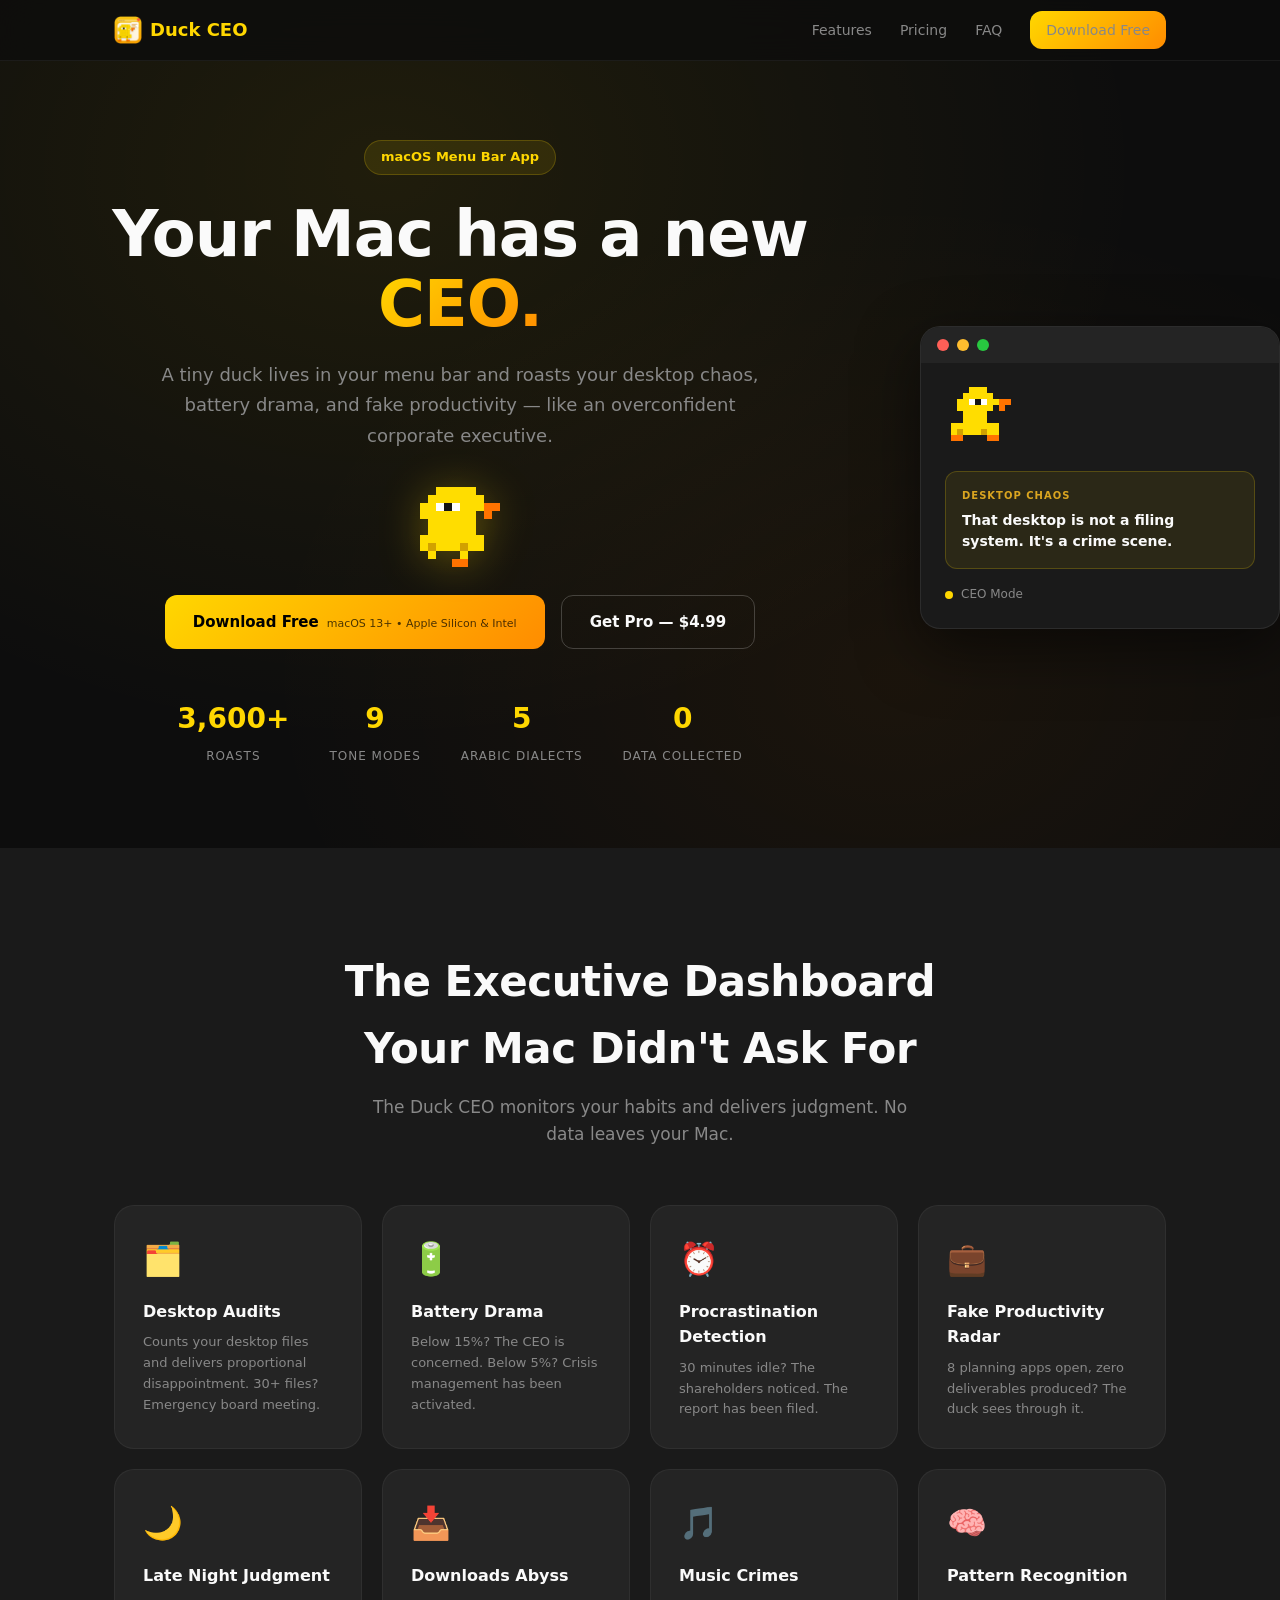
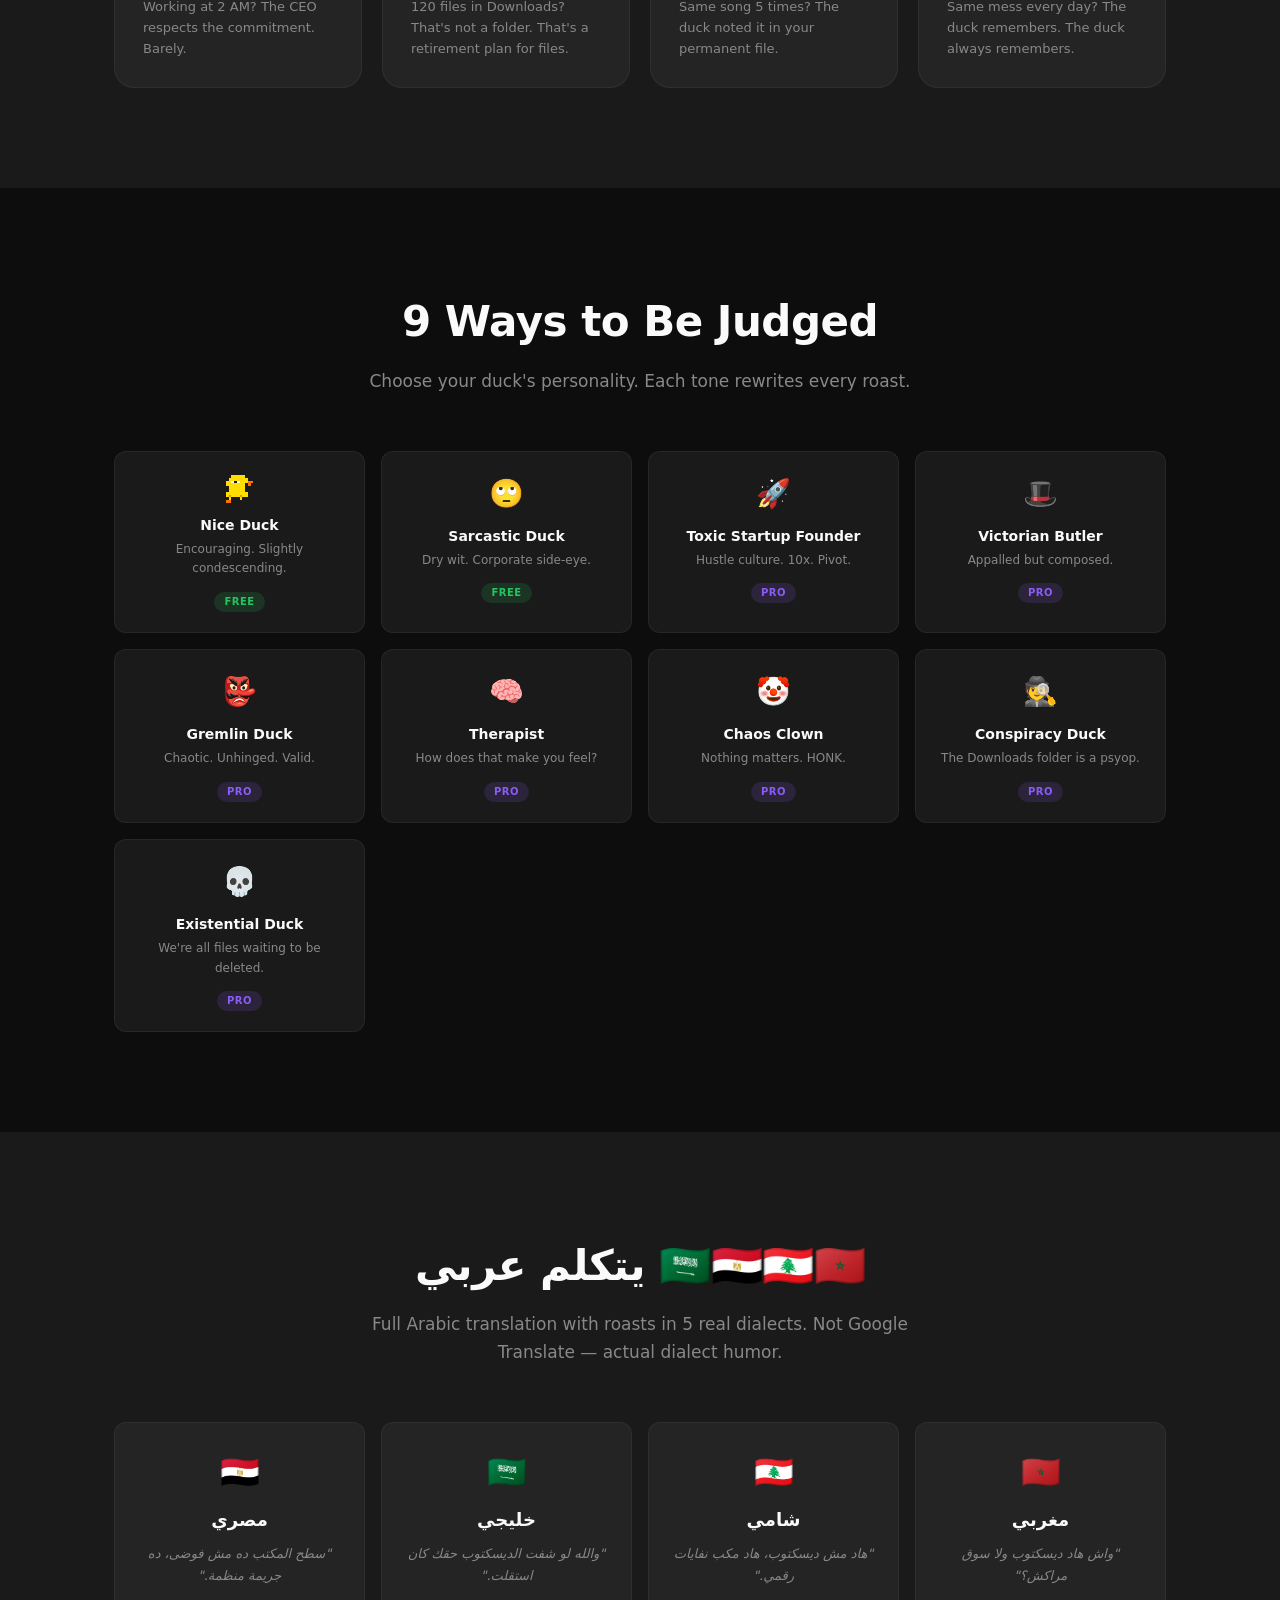
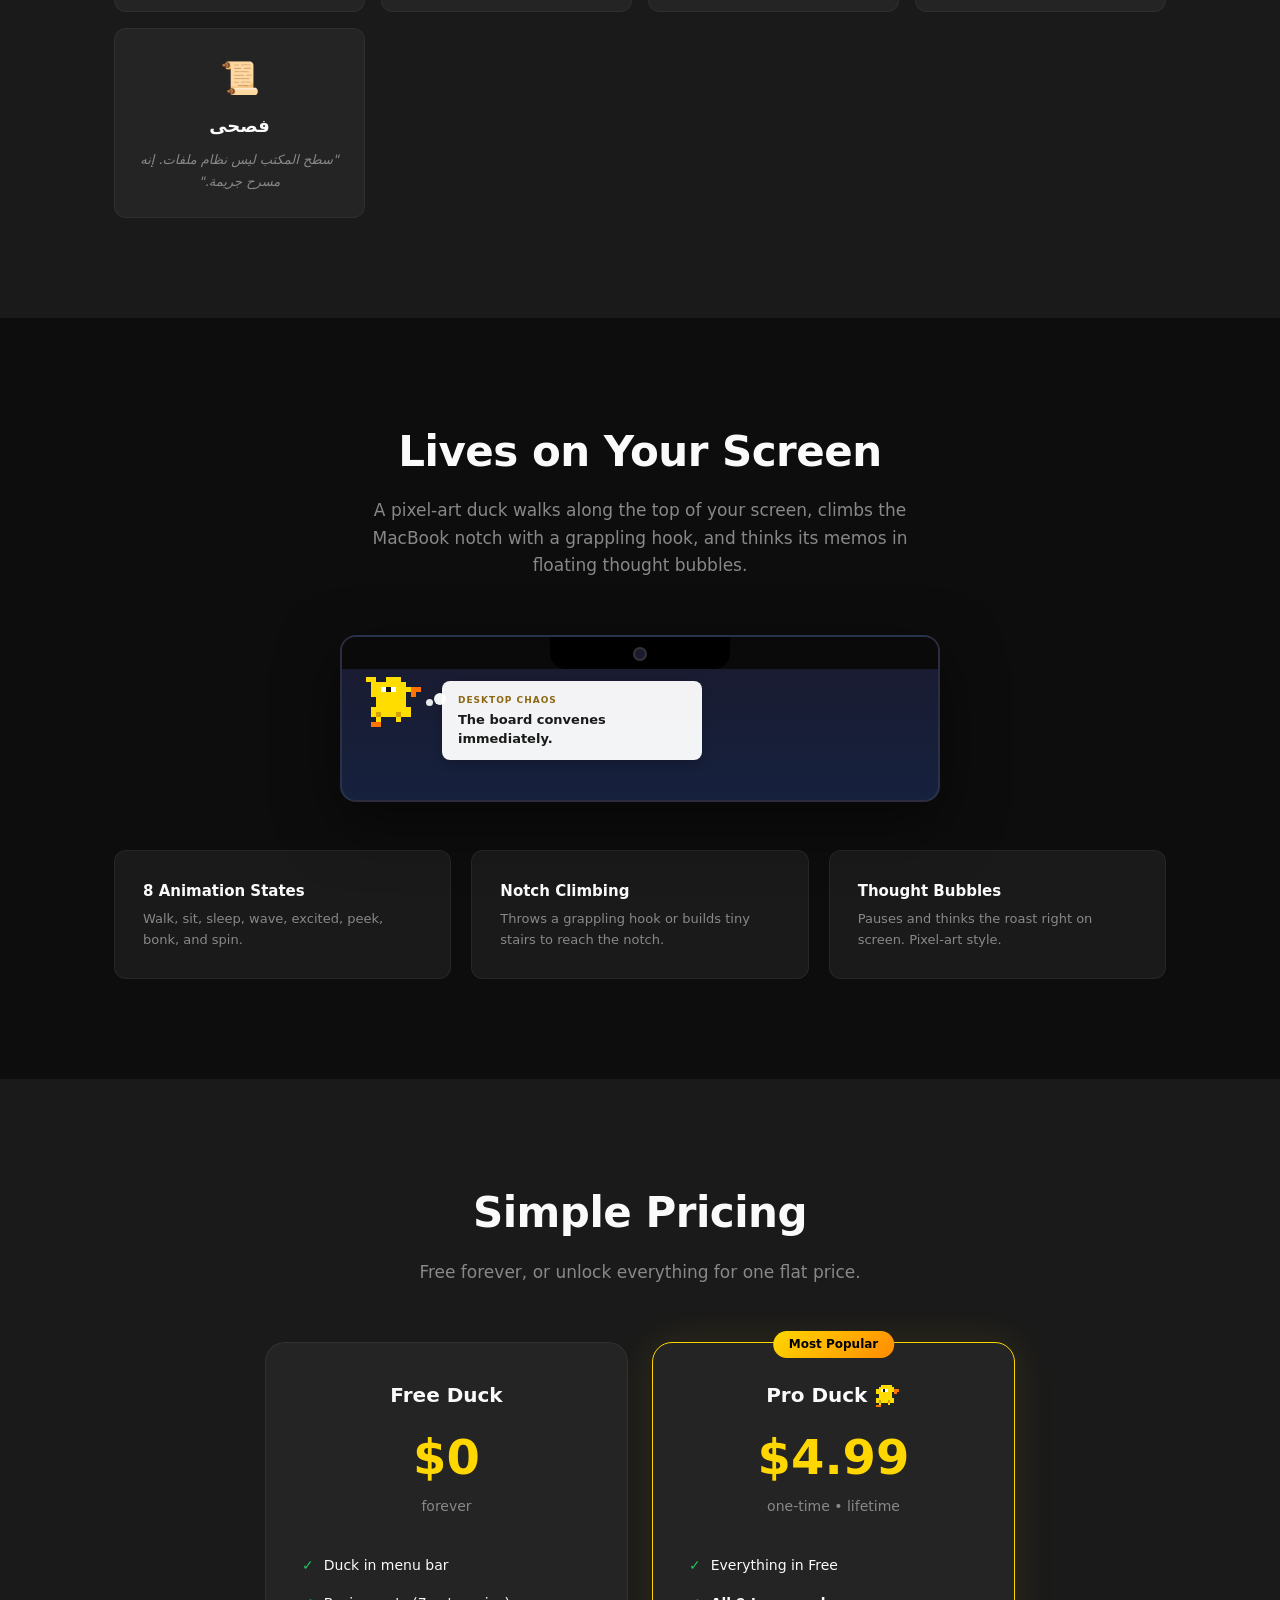
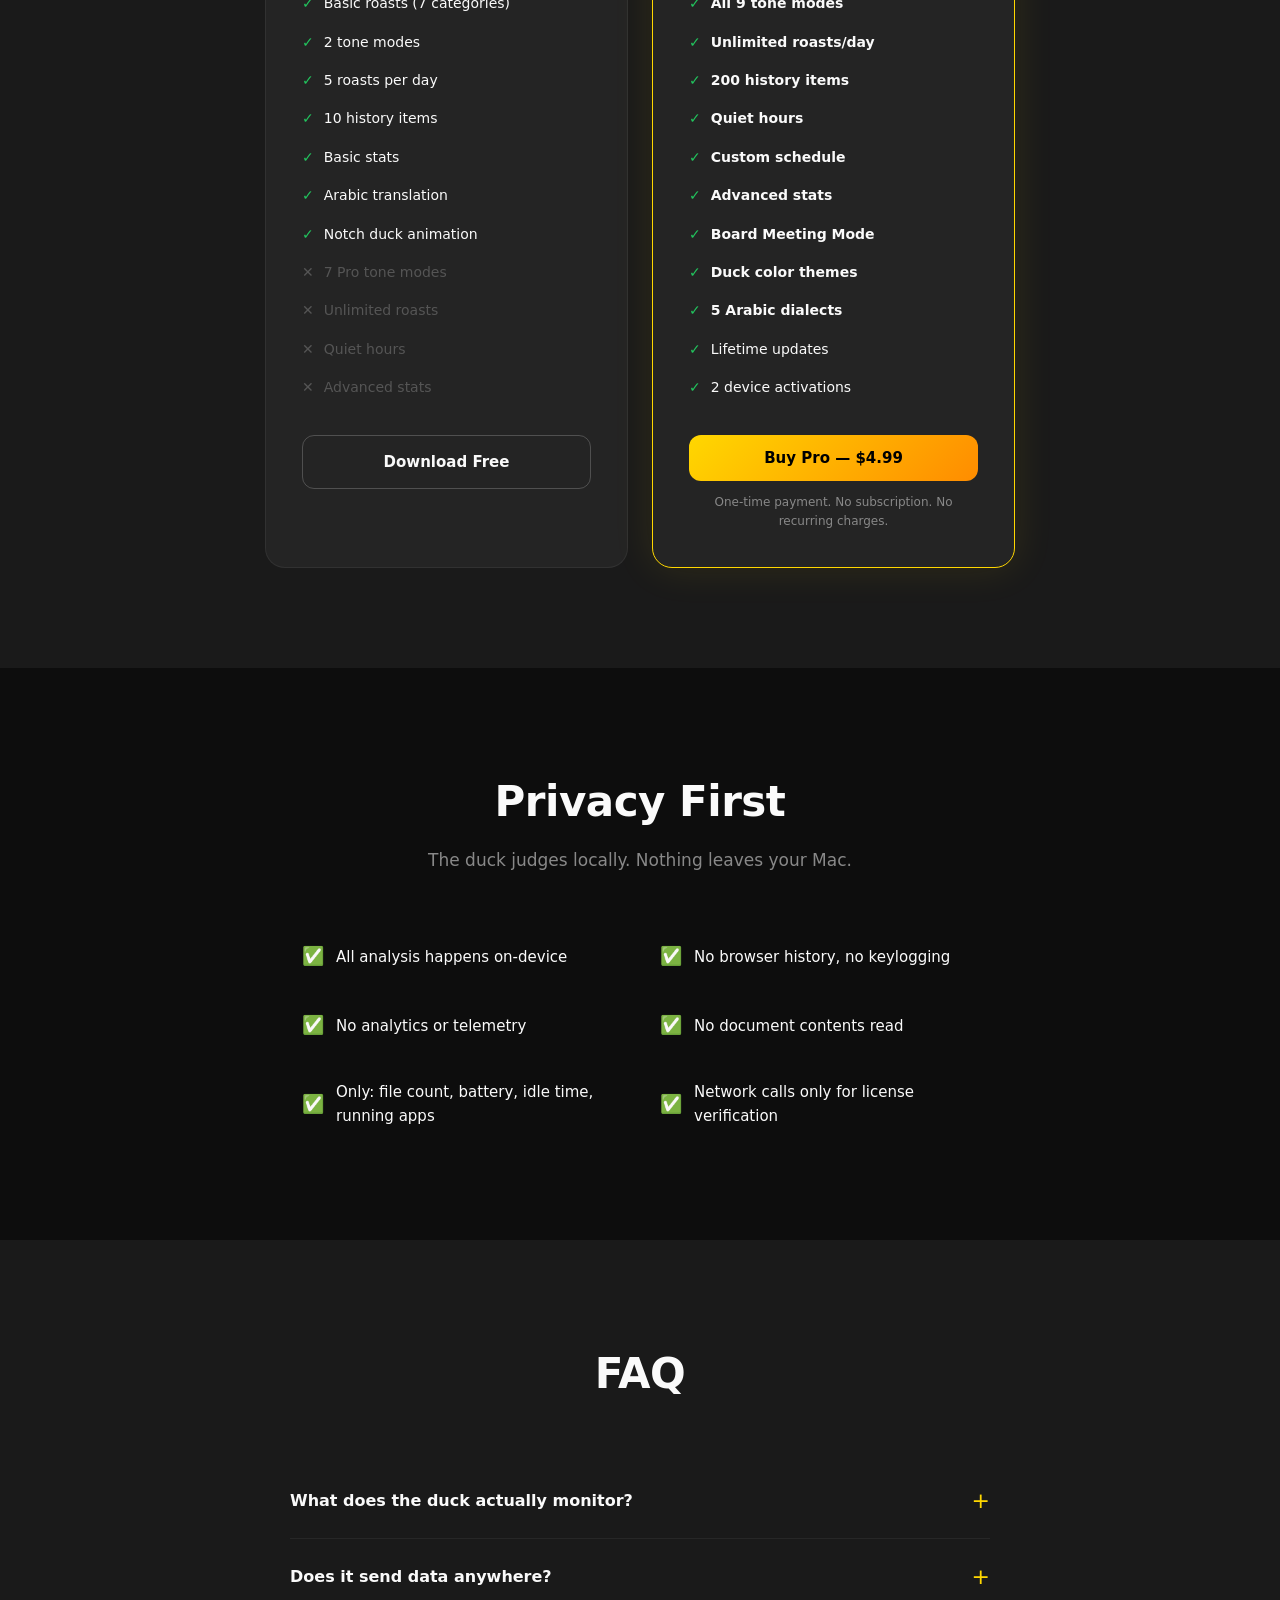
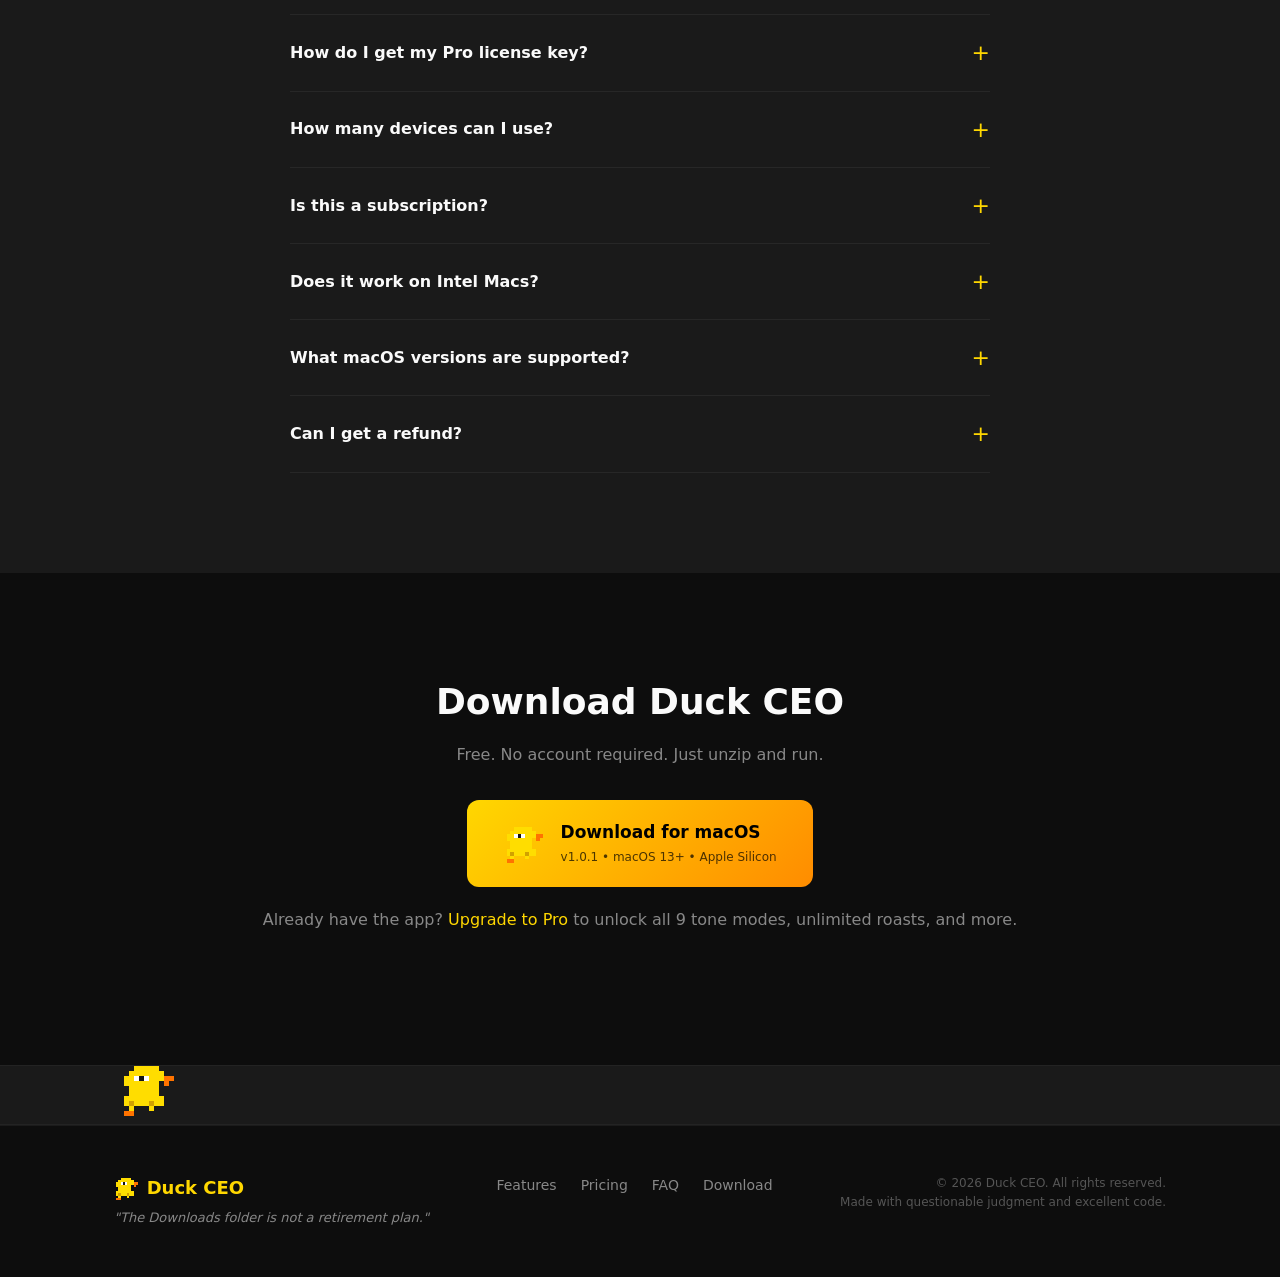
<file: index.html>
<!DOCTYPE html>
<html lang="en">
<head>
    <meta charset="UTF-8">
    <meta name="viewport" content="width=device-width, initial-scale=1.0">
    <title>Duck CEO — Your Mac's Most Opinionated Executive</title>
    <meta name="description" content="A tiny duck lives in your macOS menu bar and roasts your habits like an overconfident corporate executive. Free download.">
    <link rel="icon" href="AppIcon.png" type="image/png">
    <link rel="apple-touch-icon" href="AppIcon.png">
    <meta property="og:image" content="AppIcon.png">
    <link rel="stylesheet" href="style.css">
</head>
<body>
    <!-- NAV -->
    <nav class="nav">
        <div class="nav-inner">
            <a href="#" class="nav-logo"><img src="AppIcon.png" alt="Duck CEO" class="nav-icon"> Duck CEO</a>
            <div class="nav-links">
                <a href="#features">Features</a>
                <a href="#pricing">Pricing</a>
                <a href="#faq">FAQ</a>
                <a href="#download" class="btn btn-sm btn-primary">Download Free</a>
            </div>
            <button class="nav-toggle" aria-label="Menu" onclick="document.querySelector('.nav-links').classList.toggle('open')">
                <span></span><span></span><span></span>
            </button>
        </div>
    </nav>

    <!-- HERO -->
    <section class="hero">
        <div class="hero-bg"></div>
        <div class="container hero-content">
            <div class="hero-badge">macOS Menu Bar App</div>
            <h1>Your Mac has a new <span class="gradient-text">CEO.</span></h1>
            <p class="hero-sub">A tiny duck lives in your menu bar and roasts your desktop chaos, battery drama, and fake productivity — like an overconfident corporate executive.</p>
            <div class="hero-duck-container">
                <canvas id="hero-duck" class="hero-duck-canvas"></canvas>
            </div>
            <div class="hero-buttons">
                <a href="#download" class="btn btn-lg btn-primary">
                    <span>Download Free</span>
                    <small>macOS 13+ &bull; Apple Silicon & Intel</small>
                </a>
                <a href="#pricing" class="btn btn-lg btn-outline">Get Pro — $4.99</a>
            </div>
            <div class="hero-stats">
                <div class="stat"><strong>3,600+</strong><span>Roasts</span></div>
                <div class="stat"><strong>9</strong><span>Tone Modes</span></div>
                <div class="stat"><strong>5</strong><span>Arabic Dialects</span></div>
                <div class="stat"><strong>0</strong><span>Data Collected</span></div>
            </div>
        </div>
        <div class="hero-mockup">
            <div class="mockup-window">
                <div class="mockup-bar">
                    <span class="dot red"></span>
                    <span class="dot yellow"></span>
                    <span class="dot green"></span>
                </div>
                <div class="mockup-content">
                    <div class="mock-duck"><canvas id="mockup-duck"></canvas></div>
                    <div class="mock-bubble">
                        <div class="mock-label">DESKTOP CHAOS</div>
                        <div class="mock-text">That desktop is not a filing system. It's a crime scene.</div>
                    </div>
                    <div class="mock-mood">
                        <span class="mood-dot"></span> CEO Mode
                    </div>
                </div>
            </div>
        </div>
    </section>

    <!-- FEATURES -->
    <section id="features" class="features">
        <div class="container">
            <div class="section-header">
                <h2>The Executive Dashboard <br>Your Mac Didn't Ask For</h2>
                <p>The Duck CEO monitors your habits and delivers judgment. No data leaves your Mac.</p>
            </div>
            <div class="feature-grid">
                <div class="feature-card">
                    <div class="feature-icon">🗂️</div>
                    <h3>Desktop Audits</h3>
                    <p>Counts your desktop files and delivers proportional disappointment. 30+ files? Emergency board meeting.</p>
                </div>
                <div class="feature-card">
                    <div class="feature-icon">🔋</div>
                    <h3>Battery Drama</h3>
                    <p>Below 15%? The CEO is concerned. Below 5%? Crisis management has been activated.</p>
                </div>
                <div class="feature-card">
                    <div class="feature-icon">⏰</div>
                    <h3>Procrastination Detection</h3>
                    <p>30 minutes idle? The shareholders noticed. The report has been filed.</p>
                </div>
                <div class="feature-card">
                    <div class="feature-icon">💼</div>
                    <h3>Fake Productivity Radar</h3>
                    <p>8 planning apps open, zero deliverables produced? The duck sees through it.</p>
                </div>
                <div class="feature-card">
                    <div class="feature-icon">🌙</div>
                    <h3>Late Night Judgment</h3>
                    <p>Working at 2 AM? The CEO respects the commitment. Barely.</p>
                </div>
                <div class="feature-card">
                    <div class="feature-icon">📥</div>
                    <h3>Downloads Abyss</h3>
                    <p>120 files in Downloads? That's not a folder. That's a retirement plan for files.</p>
                </div>
                <div class="feature-card">
                    <div class="feature-icon">🎵</div>
                    <h3>Music Crimes</h3>
                    <p>Same song 5 times? The duck noted it in your permanent file.</p>
                </div>
                <div class="feature-card">
                    <div class="feature-icon">🧠</div>
                    <h3>Pattern Recognition</h3>
                    <p>Same mess every day? The duck remembers. The duck always remembers.</p>
                </div>
            </div>
        </div>
    </section>

    <!-- TONES -->
    <section class="tones">
        <div class="container">
            <div class="section-header">
                <h2>9 Ways to Be Judged</h2>
                <p>Choose your duck's personality. Each tone rewrites every roast.</p>
            </div>
            <div class="tone-grid">
                <div class="tone-card">
                    <span class="tone-emoji" data-pixel-duck="28"></span>
                    <strong>Nice Duck</strong>
                    <p>Encouraging. Slightly condescending.</p>
                    <span class="tone-tag free">Free</span>
                </div>
                <div class="tone-card">
                    <span class="tone-emoji">🙄</span>
                    <strong>Sarcastic Duck</strong>
                    <p>Dry wit. Corporate side-eye.</p>
                    <span class="tone-tag free">Free</span>
                </div>
                <div class="tone-card">
                    <span class="tone-emoji">🚀</span>
                    <strong>Toxic Startup Founder</strong>
                    <p>Hustle culture. 10x. Pivot.</p>
                    <span class="tone-tag pro">Pro</span>
                </div>
                <div class="tone-card">
                    <span class="tone-emoji">🎩</span>
                    <strong>Victorian Butler</strong>
                    <p>Appalled but composed.</p>
                    <span class="tone-tag pro">Pro</span>
                </div>
                <div class="tone-card">
                    <span class="tone-emoji">👺</span>
                    <strong>Gremlin Duck</strong>
                    <p>Chaotic. Unhinged. Valid.</p>
                    <span class="tone-tag pro">Pro</span>
                </div>
                <div class="tone-card">
                    <span class="tone-emoji">🧠</span>
                    <strong>Therapist</strong>
                    <p>How does that make you feel?</p>
                    <span class="tone-tag pro">Pro</span>
                </div>
                <div class="tone-card">
                    <span class="tone-emoji">🤡</span>
                    <strong>Chaos Clown</strong>
                    <p>Nothing matters. HONK.</p>
                    <span class="tone-tag pro">Pro</span>
                </div>
                <div class="tone-card">
                    <span class="tone-emoji">🕵️</span>
                    <strong>Conspiracy Duck</strong>
                    <p>The Downloads folder is a psyop.</p>
                    <span class="tone-tag pro">Pro</span>
                </div>
                <div class="tone-card">
                    <span class="tone-emoji">💀</span>
                    <strong>Existential Duck</strong>
                    <p>We're all files waiting to be deleted.</p>
                    <span class="tone-tag pro">Pro</span>
                </div>
            </div>
        </div>
    </section>

    <!-- ARABIC -->
    <section class="arabic-section">
        <div class="container">
            <div class="section-header">
                <h2>يتكلم عربي 🇸🇦🇪🇬🇱🇧🇲🇦</h2>
                <p>Full Arabic translation with roasts in 5 real dialects. Not Google Translate — actual dialect humor.</p>
            </div>
            <div class="dialect-grid">
                <div class="dialect-card">
                    <span class="dialect-flag">🇪🇬</span>
                    <strong>مصري</strong>
                    <p>"سطح المكتب ده مش فوضى، ده جريمة منظمة."</p>
                </div>
                <div class="dialect-card">
                    <span class="dialect-flag">🇸🇦</span>
                    <strong>خليجي</strong>
                    <p>"والله لو شفت الديسكتوب حقك كان استقلت."</p>
                </div>
                <div class="dialect-card">
                    <span class="dialect-flag">🇱🇧</span>
                    <strong>شامي</strong>
                    <p>"هاد مش ديسكتوب، هاد مكب نفايات رقمي."</p>
                </div>
                <div class="dialect-card">
                    <span class="dialect-flag">🇲🇦</span>
                    <strong>مغربي</strong>
                    <p>"واش هاد ديسكتوب ولا سوق مراكش؟"</p>
                </div>
                <div class="dialect-card">
                    <span class="dialect-flag">📜</span>
                    <strong>فصحى</strong>
                    <p>"سطح المكتب ليس نظام ملفات. إنه مسرح جريمة."</p>
                </div>
            </div>
        </div>
    </section>

    <!-- NOTCH DUCK -->
    <section class="notch-section">
        <div class="container">
            <div class="section-header">
                <h2>Lives on Your Screen</h2>
                <p>A pixel-art duck walks along the top of your screen, climbs the MacBook notch with a grappling hook, and thinks its memos in floating thought bubbles.</p>
            </div>

            <!-- MacBook Notch Mockup -->
            <div class="notch-mockup">
                <div class="notch-screen">
                    <div class="notch-bar">
                        <div class="notch-camera"></div>
                    </div>
                    <div class="notch-duck-area">
                        <canvas id="notch-duck-left" class="notch-duck-sprite"></canvas>
                        <div class="notch-thought">
                            <div class="notch-thought-label">DESKTOP CHAOS</div>
                            <div class="notch-thought-text">The board convenes immediately.</div>
                        </div>
                    </div>
                </div>
            </div>

            <div class="notch-features">
                <div class="notch-feature">
                    <strong>8 Animation States</strong>
                    <p>Walk, sit, sleep, wave, excited, peek, bonk, and spin.</p>
                </div>
                <div class="notch-feature">
                    <strong>Notch Climbing</strong>
                    <p>Throws a grappling hook or builds tiny stairs to reach the notch.</p>
                </div>
                <div class="notch-feature">
                    <strong>Thought Bubbles</strong>
                    <p>Pauses and thinks the roast right on screen. Pixel-art style.</p>
                </div>
            </div>
        </div>
    </section>

    <!-- PRICING -->
    <section id="pricing" class="pricing">
        <div class="container">
            <div class="section-header">
                <h2>Simple Pricing</h2>
                <p>Free forever, or unlock everything for one flat price.</p>
            </div>
            <div class="pricing-grid">
                <div class="price-card">
                    <div class="price-header">
                        <h3>Free Duck</h3>
                        <div class="price">$0</div>
                        <div class="price-period">forever</div>
                    </div>
                    <ul class="price-features">
                        <li class="included">Duck in menu bar</li>
                        <li class="included">Basic roasts (7 categories)</li>
                        <li class="included">2 tone modes</li>
                        <li class="included">5 roasts per day</li>
                        <li class="included">10 history items</li>
                        <li class="included">Basic stats</li>
                        <li class="included">Arabic translation</li>
                        <li class="included">Notch duck animation</li>
                        <li class="excluded">7 Pro tone modes</li>
                        <li class="excluded">Unlimited roasts</li>
                        <li class="excluded">Quiet hours</li>
                        <li class="excluded">Advanced stats</li>
                    </ul>
                    <a href="#download" class="btn btn-lg btn-outline full-width">Download Free</a>
                </div>
                <div class="price-card featured">
                    <div class="price-badge">Most Popular</div>
                    <div class="price-header">
                        <h3>Pro Duck 🦆</h3>
                        <div class="price">$4.99</div>
                        <div class="price-period">one-time &bull; lifetime</div>
                    </div>
                    <ul class="price-features">
                        <li class="included">Everything in Free</li>
                        <li class="included"><strong>All 9 tone modes</strong></li>
                        <li class="included"><strong>Unlimited roasts/day</strong></li>
                        <li class="included"><strong>200 history items</strong></li>
                        <li class="included"><strong>Quiet hours</strong></li>
                        <li class="included"><strong>Custom schedule</strong></li>
                        <li class="included"><strong>Advanced stats</strong></li>
                        <li class="included"><strong>Board Meeting Mode</strong></li>
                        <li class="included"><strong>Duck color themes</strong></li>
                        <li class="included"><strong>5 Arabic dialects</strong></li>
                        <li class="included">Lifetime updates</li>
                        <li class="included">2 device activations</li>
                    </ul>
                    <button id="buy-pro-btn" class="btn btn-lg btn-primary full-width" onclick="buyPro()">
                        Buy Pro — $4.99
                    </button>
                    <p class="price-note">One-time payment. No subscription. No recurring charges.</p>
                </div>
            </div>
        </div>
    </section>

    <!-- PRIVACY -->
    <section class="privacy-section">
        <div class="container">
            <div class="section-header">
                <h2>Privacy First</h2>
                <p>The duck judges locally. Nothing leaves your Mac.</p>
            </div>
            <div class="privacy-grid">
                <div class="privacy-item">
                    <span>✅</span>
                    <p>All analysis happens on-device</p>
                </div>
                <div class="privacy-item">
                    <span>✅</span>
                    <p>No browser history, no keylogging</p>
                </div>
                <div class="privacy-item">
                    <span>✅</span>
                    <p>No analytics or telemetry</p>
                </div>
                <div class="privacy-item">
                    <span>✅</span>
                    <p>No document contents read</p>
                </div>
                <div class="privacy-item">
                    <span>✅</span>
                    <p>Only: file count, battery, idle time, running apps</p>
                </div>
                <div class="privacy-item">
                    <span>✅</span>
                    <p>Network calls only for license verification</p>
                </div>
            </div>
        </div>
    </section>

    <!-- FAQ -->
    <section id="faq" class="faq">
        <div class="container">
            <div class="section-header">
                <h2>FAQ</h2>
            </div>
            <div class="faq-list">
                <details class="faq-item">
                    <summary>What does the duck actually monitor?</summary>
                    <p>Desktop file count and names, Downloads count, battery level, idle time, running apps, and time of day. It reads file <em>names</em> only — never file contents, browser history, or anything typed.</p>
                </details>
                <details class="faq-item">
                    <summary>Does it send data anywhere?</summary>
                    <p>No. All analysis is 100% local. The only network call is license key verification against our server. No analytics, no telemetry, no tracking.</p>
                </details>
                <details class="faq-item">
                    <summary>How do I get my Pro license key?</summary>
                    <p>After purchasing, you'll receive an email with your license key (format: DUCK-XXXX-XXXX-XXXX). Enter it in the app under Settings > LICENSE.</p>
                </details>
                <details class="faq-item">
                    <summary>How many devices can I use?</summary>
                    <p>Each Pro license works on 2 Macs. You can deactivate a device anytime from Settings to free a seat.</p>
                </details>
                <details class="faq-item">
                    <summary>Is this a subscription?</summary>
                    <p>No. $4.99 once, Pro forever. Includes all future updates.</p>
                </details>
                <details class="faq-item">
                    <summary>Does it work on Intel Macs?</summary>
                    <p>The current build is Apple Silicon (arm64). Intel support is planned.</p>
                </details>
                <details class="faq-item">
                    <summary>What macOS versions are supported?</summary>
                    <p>macOS 13 (Ventura) and above.</p>
                </details>
                <details class="faq-item">
                    <summary>Can I get a refund?</summary>
                    <p>Yes — email us within 48 hours of purchase for a full refund, no questions asked.</p>
                </details>
            </div>
        </div>
    </section>

    <!-- DOWNLOAD -->
    <section id="download" class="download">
        <div class="container">
            <h2>Download Duck CEO</h2>
            <p>Free. No account required. Just unzip and run.</p>
            <a href="https://asdeammiiwokuwlxqkmc.supabase.co/storage/v1/object/public/app-updates/MenubarDuckCEO-1.0.1.zip" class="btn btn-xl btn-primary download-btn">
                <span class="download-icon">🦆</span>
                <span>
                    <strong>Download for macOS</strong>
                    <small>v1.0.1 &bull; macOS 13+ &bull; Apple Silicon</small>
                </span>
            </a>
            <p class="download-note">Already have the app? <a href="#pricing" class="link">Upgrade to Pro</a> to unlock all 9 tone modes, unlimited roasts, and more.</p>
        </div>
    </section>

    <!-- WALKING DUCK -->
    <div class="walking-duck-bar">
        <canvas id="walking-duck"></canvas>
    </div>

    <!-- FOOTER -->
    <footer class="footer">
        <div class="container footer-inner">
            <div class="footer-brand">
                <span>🦆 Duck CEO</span>
                <p>"The Downloads folder is not a retirement plan."</p>
            </div>
            <div class="footer-links">
                <a href="#features">Features</a>
                <a href="#pricing">Pricing</a>
                <a href="#faq">FAQ</a>
                <a href="#download">Download</a>
            </div>
            <div class="footer-copy">
                <p>&copy; 2026 Duck CEO. All rights reserved.</p>
                <p>Made with questionable judgment and excellent code.</p>
            </div>
        </div>
    </footer>

    <script src="duck.js"></script>
    <script src="script.js"></script>
</body>
</html>
</file>
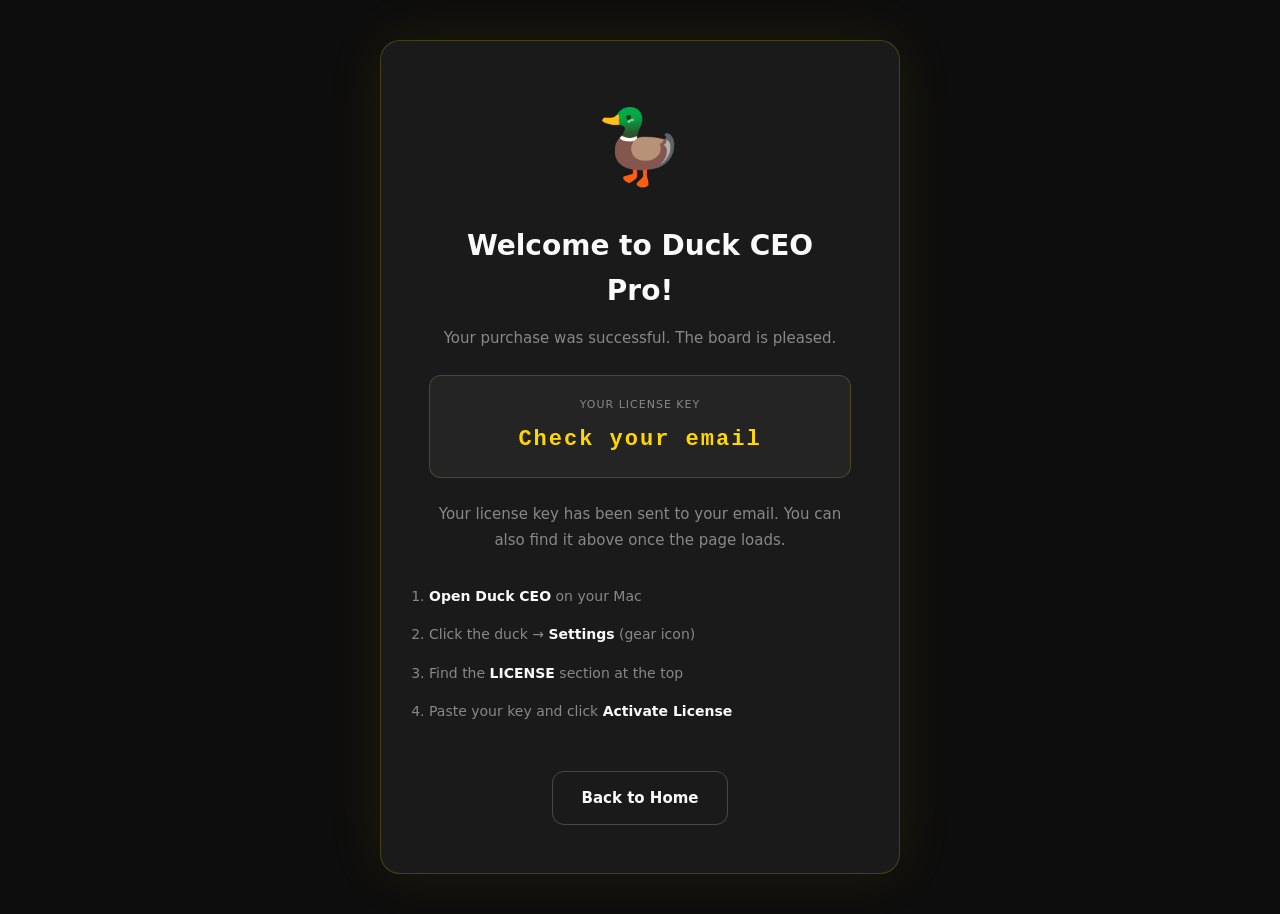
<file: success.html>
<!DOCTYPE html>
<html lang="en">
<head>
    <meta charset="UTF-8">
    <meta name="viewport" content="width=device-width, initial-scale=1.0">
    <title>Purchase Complete — Duck CEO Pro</title>
    <link rel="icon" href="data:image/svg+xml,<svg xmlns='http://www.w3.org/2000/svg' viewBox='0 0 100 100'><text y='.9em' font-size='90'>🦆</text></svg>">
    <link rel="stylesheet" href="style.css">
    <style>
        .success-page {
            min-height: 100vh;
            display: flex;
            align-items: center;
            justify-content: center;
            text-align: center;
            padding: 40px 24px;
        }
        .success-card {
            background: var(--dark2);
            border-radius: var(--radius-lg);
            padding: 48px;
            max-width: 520px;
            border: 1px solid rgba(255,215,0,0.2);
            box-shadow: 0 0 60px rgba(255,215,0,0.08);
        }
        .success-duck { font-size: 72px; margin-bottom: 20px; }
        .success-card h1 { font-size: 28px; font-weight: 800; margin-bottom: 12px; }
        .success-card p { color: var(--gray); font-size: 15px; line-height: 1.7; margin-bottom: 16px; }
        .license-box {
            background: var(--dark3);
            border: 1px solid rgba(255,215,0,0.2);
            border-radius: var(--radius);
            padding: 20px;
            margin: 24px 0;
        }
        .license-box .label { font-size: 11px; color: var(--gray); text-transform: uppercase; letter-spacing: 1px; margin-bottom: 8px; }
        .license-box .key {
            font-size: 22px;
            font-weight: 800;
            font-family: 'SF Mono', Menlo, monospace;
            color: var(--yellow);
            letter-spacing: 2px;
            word-break: break-all;
        }
        .steps { text-align: left; margin: 24px 0; }
        .steps li { padding: 8px 0; font-size: 14px; color: var(--gray); }
        .steps li strong { color: var(--white); }
    </style>
</head>
<body>
    <div class="success-page">
        <div class="success-card">
            <div class="success-duck">🦆</div>
            <h1>Welcome to Duck CEO Pro!</h1>
            <p>Your purchase was successful. The board is pleased.</p>

            <div class="license-box">
                <div class="label">Your License Key</div>
                <div class="key" id="license-key">Check your email</div>
            </div>

            <p>Your license key has been sent to your email. You can also find it above once the page loads.</p>

            <ol class="steps">
                <li><strong>Open Duck CEO</strong> on your Mac</li>
                <li>Click the duck &rarr; <strong>Settings</strong> (gear icon)</li>
                <li>Find the <strong>LICENSE</strong> section at the top</li>
                <li>Paste your key and click <strong>Activate License</strong></li>
            </ol>

            <a href="index.html" class="btn btn-lg btn-outline" style="margin-top:16px;">Back to Home</a>
        </div>
    </div>

    <script>
        // If Stripe passes session_id, we could fetch the license key from our backend.
        // For now, the key is delivered via the Stripe webhook → email flow.
        const params = new URLSearchParams(window.location.search);
        const sessionId = params.get("session_id");
        if (sessionId) {
            // Optionally fetch the license key from backend
            fetch("https://asdeammiiwokuwlxqkmc.supabase.co/functions/v1/get-license?session_id=" + sessionId)
                .then(r => r.json())
                .then(data => {
                    if (data.licenseKey) {
                        document.getElementById("license-key").textContent = data.licenseKey;
                    }
                })
                .catch(() => {});
        }
    </script>
</body>
</html>
</file>
<file: style.css>
/* ============================================================
   Duck CEO Website — Styles
   ============================================================ */

:root {
    --yellow:    #FFD700;
    --orange:    #FF8C00;
    --gold:      #DAA520;
    --dark:      #0D0D0D;
    --dark2:     #1A1A1A;
    --dark3:     #242424;
    --white:     #FAFAFA;
    --gray:      #888;
    --light-bg:  #F5F3EE;
    --purple:    #8B5CF6;
    --red:       #EF4444;
    --green:     #22C55E;
    --radius:    12px;
    --radius-lg: 20px;
}

* { margin: 0; padding: 0; box-sizing: border-box; }

html { scroll-behavior: smooth; }

body {
    font-family: -apple-system, BlinkMacSystemFont, 'SF Pro Display', 'Segoe UI', system-ui, sans-serif;
    background: var(--dark);
    color: var(--white);
    line-height: 1.6;
    -webkit-font-smoothing: antialiased;
}

.container {
    max-width: 1100px;
    margin: 0 auto;
    padding: 0 24px;
}

/* ---- NAV ---- */

.nav {
    position: fixed;
    top: 0;
    left: 0;
    right: 0;
    z-index: 100;
    background: rgba(13, 13, 13, 0.85);
    backdrop-filter: blur(20px);
    -webkit-backdrop-filter: blur(20px);
    border-bottom: 1px solid rgba(255,255,255,0.06);
}

.nav-inner {
    max-width: 1100px;
    margin: 0 auto;
    padding: 0 24px;
    height: 60px;
    display: flex;
    align-items: center;
    justify-content: space-between;
}

.nav-logo {
    font-size: 18px;
    font-weight: 800;
    color: var(--yellow);
    text-decoration: none;
    display: flex;
    align-items: center;
    gap: 8px;
}

.nav-icon {
    width: 28px;
    height: 28px;
    border-radius: 6px;
}

.nav-links {
    display: flex;
    align-items: center;
    gap: 28px;
}

.nav-links a {
    color: var(--gray);
    text-decoration: none;
    font-size: 14px;
    font-weight: 500;
    transition: color 0.2s;
}

.nav-links a:hover { color: var(--white); }

.nav-toggle {
    display: none;
    flex-direction: column;
    gap: 5px;
    background: none;
    border: none;
    cursor: pointer;
}

.nav-toggle span {
    width: 22px;
    height: 2px;
    background: var(--white);
    border-radius: 2px;
}

/* ---- BUTTONS ---- */

.btn {
    display: inline-flex;
    align-items: center;
    justify-content: center;
    gap: 8px;
    font-weight: 600;
    text-decoration: none;
    border-radius: var(--radius);
    border: none;
    cursor: pointer;
    transition: all 0.2s;
    font-family: inherit;
}

.btn-sm { padding: 8px 16px; font-size: 13px; }
.btn-lg { padding: 14px 28px; font-size: 15px; }
.btn-xl { padding: 18px 36px; font-size: 17px; }

.btn-primary {
    background: linear-gradient(135deg, var(--yellow), var(--orange));
    color: #000;
}

.btn-primary:hover {
    transform: translateY(-2px);
    box-shadow: 0 8px 30px rgba(255, 215, 0, 0.3);
}

.btn-outline {
    background: transparent;
    color: var(--white);
    border: 1.5px solid rgba(255,255,255,0.2);
}

.btn-outline:hover {
    border-color: var(--yellow);
    color: var(--yellow);
}

.full-width { width: 100%; }

.btn small {
    display: block;
    font-size: 11px;
    font-weight: 400;
    opacity: 0.7;
    margin-top: 2px;
}

/* ---- HERO ---- */

.hero {
    position: relative;
    padding: 140px 0 80px;
    overflow: hidden;
    min-height: 90vh;
    display: flex;
    align-items: center;
}

.hero-bg {
    position: absolute;
    inset: 0;
    background: radial-gradient(ellipse at 30% 20%, rgba(255,215,0,0.08) 0%, transparent 60%),
                radial-gradient(ellipse at 70% 80%, rgba(255,140,0,0.06) 0%, transparent 50%);
}

.hero-content {
    position: relative;
    text-align: center;
    z-index: 2;
}

.hero-badge {
    display: inline-block;
    padding: 6px 16px;
    background: rgba(255,215,0,0.1);
    border: 1px solid rgba(255,215,0,0.2);
    border-radius: 100px;
    font-size: 13px;
    font-weight: 600;
    color: var(--yellow);
    margin-bottom: 24px;
}

.hero h1 {
    font-size: clamp(36px, 6vw, 64px);
    font-weight: 800;
    line-height: 1.1;
    margin-bottom: 20px;
    letter-spacing: -1px;
}

.gradient-text {
    background: linear-gradient(135deg, var(--yellow), var(--orange));
    -webkit-background-clip: text;
    -webkit-text-fill-color: transparent;
    background-clip: text;
}

.hero-sub {
    font-size: 18px;
    color: var(--gray);
    max-width: 600px;
    margin: 0 auto 36px;
    line-height: 1.7;
}

.hero-buttons {
    display: flex;
    gap: 16px;
    justify-content: center;
    flex-wrap: wrap;
    margin-bottom: 48px;
}

.hero-stats {
    display: flex;
    justify-content: center;
    gap: 40px;
    flex-wrap: wrap;
}

.stat {
    text-align: center;
}

.stat strong {
    display: block;
    font-size: 28px;
    font-weight: 800;
    color: var(--yellow);
}

.stat span {
    font-size: 12px;
    color: var(--gray);
    text-transform: uppercase;
    letter-spacing: 1px;
}

/* Mockup */
.hero-mockup {
    display: flex;
    justify-content: center;
    margin-top: 48px;
    position: relative;
    z-index: 2;
}

.mockup-window {
    background: var(--dark2);
    border-radius: var(--radius-lg);
    border: 1px solid rgba(255,255,255,0.08);
    width: 360px;
    overflow: hidden;
    box-shadow: 0 20px 60px rgba(0,0,0,0.5);
}

.mockup-bar {
    padding: 12px 16px;
    display: flex;
    gap: 8px;
    background: var(--dark3);
}

.dot { width: 12px; height: 12px; border-radius: 50%; }
.dot.red { background: #FF5F57; }
.dot.yellow { background: #FFBD2E; }
.dot.green { background: #28C840; }

.mockup-content {
    padding: 24px;
}

.mock-duck {
    margin-bottom: 16px;
}

.mock-duck canvas {
    image-rendering: pixelated;
    image-rendering: crisp-edges;
}

/* Hero duck */
.hero-duck-container {
    display: flex;
    justify-content: center;
    margin-bottom: 28px;
}

.hero-duck-canvas {
    image-rendering: pixelated;
    image-rendering: crisp-edges;
    filter: drop-shadow(0 4px 20px rgba(255,215,0,0.3));
}

/* Walking duck bar */
.walking-duck-bar {
    position: relative;
    height: 60px;
    overflow: hidden;
    background: var(--dark2);
    border-top: 1px solid rgba(255,255,255,0.04);
    border-bottom: 1px solid rgba(255,255,255,0.04);
}

.walking-duck-bar canvas {
    image-rendering: pixelated;
    image-rendering: crisp-edges;
}

/* Notch mockup */
.notch-mockup {
    display: flex;
    justify-content: center;
    margin-bottom: 48px;
}

.notch-screen {
    width: 600px;
    max-width: 100%;
    background: linear-gradient(180deg, #1a1a2e 0%, #16213e 100%);
    border-radius: 16px;
    border: 2px solid rgba(255,255,255,0.08);
    overflow: hidden;
    box-shadow: 0 20px 60px rgba(0,0,0,0.5);
    position: relative;
}

.notch-bar {
    display: flex;
    justify-content: center;
    padding-top: 0;
    position: relative;
    height: 32px;
    background: #0a0a0a;
}

.notch-camera {
    width: 180px;
    height: 32px;
    background: #000;
    border-radius: 0 0 16px 16px;
    position: relative;
}

.notch-camera::after {
    content: "";
    position: absolute;
    top: 10px;
    left: 50%;
    transform: translateX(-50%);
    width: 10px;
    height: 10px;
    border-radius: 50%;
    background: #1a1a2e;
    border: 2px solid #333;
}

.notch-duck-area {
    display: flex;
    align-items: flex-start;
    padding: 8px 24px 40px;
    gap: 16px;
}

.notch-duck-sprite {
    image-rendering: pixelated;
    image-rendering: crisp-edges;
    flex-shrink: 0;
}

.notch-thought {
    background: rgba(255,255,255,0.95);
    border-radius: 8px;
    padding: 12px 16px;
    margin-top: 4px;
    max-width: 260px;
    box-shadow: 0 4px 12px rgba(0,0,0,0.2);
    position: relative;
}

.notch-thought::before {
    content: "";
    position: absolute;
    left: -8px;
    top: 12px;
    width: 12px;
    height: 12px;
    background: rgba(255,255,255,0.95);
    border-radius: 50%;
}

.notch-thought::after {
    content: "";
    position: absolute;
    left: -16px;
    top: 18px;
    width: 7px;
    height: 7px;
    background: rgba(255,255,255,0.90);
    border-radius: 50%;
}

.notch-thought-label {
    font-size: 9px;
    font-weight: 800;
    color: #8B6914;
    letter-spacing: 1px;
    margin-bottom: 4px;
}

.notch-thought-text {
    font-size: 13px;
    font-weight: 600;
    color: #1a1a1a;
    line-height: 1.4;
}

.mock-bubble {
    background: rgba(255,215,0,0.08);
    border: 1px solid rgba(255,215,0,0.2);
    border-radius: var(--radius);
    padding: 16px;
    margin-bottom: 16px;
}

.mock-label {
    font-size: 10px;
    font-weight: 800;
    color: var(--gold);
    letter-spacing: 1px;
    margin-bottom: 6px;
}

.mock-text {
    font-size: 14px;
    font-weight: 600;
    line-height: 1.5;
}

.mock-mood {
    display: flex;
    align-items: center;
    gap: 8px;
    font-size: 12px;
    color: var(--gray);
}

.mood-dot {
    width: 8px;
    height: 8px;
    border-radius: 50%;
    background: var(--yellow);
}

/* ---- SECTIONS COMMON ---- */

section { padding: 100px 0; }

.section-header {
    text-align: center;
    margin-bottom: 56px;
}

.section-header h2 {
    font-size: clamp(28px, 4vw, 42px);
    font-weight: 800;
    margin-bottom: 12px;
    letter-spacing: -0.5px;
}

.section-header p {
    font-size: 17px;
    color: var(--gray);
    max-width: 560px;
    margin: 0 auto;
}

/* ---- FEATURES ---- */

.features { background: var(--dark2); }

.feature-grid {
    display: grid;
    grid-template-columns: repeat(auto-fit, minmax(240px, 1fr));
    gap: 20px;
}

.feature-card {
    background: var(--dark3);
    border-radius: var(--radius-lg);
    padding: 28px;
    border: 1px solid rgba(255,255,255,0.05);
    transition: transform 0.2s, border-color 0.2s;
}

.feature-card:hover {
    transform: translateY(-4px);
    border-color: rgba(255,215,0,0.2);
}

.feature-icon {
    font-size: 32px;
    margin-bottom: 14px;
}

.feature-card h3 {
    font-size: 16px;
    font-weight: 700;
    margin-bottom: 8px;
}

.feature-card p {
    font-size: 13px;
    color: var(--gray);
    line-height: 1.6;
}

/* ---- TONES ---- */

.tone-grid {
    display: grid;
    grid-template-columns: repeat(auto-fit, minmax(200px, 1fr));
    gap: 16px;
}

.tone-card {
    background: var(--dark2);
    border-radius: var(--radius);
    padding: 20px;
    border: 1px solid rgba(255,255,255,0.06);
    text-align: center;
    transition: transform 0.2s;
}

.tone-card:hover { transform: translateY(-3px); }

.tone-emoji {
    font-size: 28px;
    display: flex;
    justify-content: center;
    align-items: center;
    min-height: 34px;
    margin-bottom: 8px;
}

.tone-emoji canvas {
    image-rendering: pixelated;
    image-rendering: crisp-edges;
}

/* Inline pixel ducks */
[data-pixel-duck] canvas,
.download-icon canvas,
.footer-brand canvas,
.price-header canvas {
    image-rendering: pixelated;
    image-rendering: crisp-edges;
    display: inline-block;
    vertical-align: middle;
}

.tone-card strong { display: block; font-size: 14px; margin-bottom: 4px; }

.tone-card p { font-size: 12px; color: var(--gray); margin-bottom: 8px; }

.tone-tag {
    display: inline-block;
    padding: 2px 10px;
    border-radius: 100px;
    font-size: 10px;
    font-weight: 700;
    text-transform: uppercase;
    letter-spacing: 0.5px;
}

.tone-tag.free { background: rgba(34,197,94,0.15); color: var(--green); }
.tone-tag.pro  { background: rgba(139,92,246,0.15); color: var(--purple); }

/* ---- ARABIC ---- */

.arabic-section { background: var(--dark2); }

.dialect-grid {
    display: grid;
    grid-template-columns: repeat(auto-fit, minmax(200px, 1fr));
    gap: 16px;
}

.dialect-card {
    background: var(--dark3);
    border-radius: var(--radius);
    padding: 24px;
    text-align: center;
    border: 1px solid rgba(255,255,255,0.05);
}

.dialect-flag { font-size: 32px; display: block; margin-bottom: 8px; }

.dialect-card strong {
    display: block;
    font-size: 18px;
    margin-bottom: 8px;
}

.dialect-card p {
    font-size: 13px;
    color: var(--gray);
    direction: rtl;
    font-style: italic;
    line-height: 1.7;
}

/* ---- NOTCH ---- */

.notch-features {
    display: grid;
    grid-template-columns: repeat(auto-fit, minmax(260px, 1fr));
    gap: 20px;
}

.notch-feature {
    background: var(--dark2);
    padding: 28px;
    border-radius: var(--radius);
    border: 1px solid rgba(255,255,255,0.06);
}

.notch-feature strong { display: block; font-size: 15px; margin-bottom: 6px; }
.notch-feature p { font-size: 13px; color: var(--gray); }

/* ---- PRICING ---- */

.pricing { background: var(--dark2); }

.pricing-grid {
    display: grid;
    grid-template-columns: repeat(auto-fit, minmax(320px, 1fr));
    gap: 24px;
    max-width: 750px;
    margin: 0 auto;
}

.price-card {
    background: var(--dark3);
    border-radius: var(--radius-lg);
    padding: 36px;
    border: 1px solid rgba(255,255,255,0.06);
    position: relative;
}

.price-card.featured {
    border-color: var(--yellow);
    box-shadow: 0 0 40px rgba(255,215,0,0.1);
}

.price-badge {
    position: absolute;
    top: -12px;
    left: 50%;
    transform: translateX(-50%);
    background: linear-gradient(135deg, var(--yellow), var(--orange));
    color: #000;
    padding: 4px 16px;
    border-radius: 100px;
    font-size: 12px;
    font-weight: 700;
}

.price-header {
    text-align: center;
    margin-bottom: 28px;
}

.price-header h3 { font-size: 20px; font-weight: 700; margin-bottom: 8px; }

.price {
    font-size: 48px;
    font-weight: 800;
    color: var(--yellow);
}

.price-period {
    font-size: 14px;
    color: var(--gray);
}

.price-features {
    list-style: none;
    margin-bottom: 28px;
}

.price-features li {
    padding: 8px 0;
    font-size: 14px;
    display: flex;
    align-items: center;
    gap: 10px;
}

.price-features li::before { font-size: 14px; }

.price-features li.included::before { content: "✓"; color: var(--green); font-weight: 700; }
.price-features li.excluded::before { content: "✕"; color: #555; }
.price-features li.excluded { color: #555; }

.price-note {
    text-align: center;
    font-size: 12px;
    color: var(--gray);
    margin-top: 12px;
}

/* ---- PRIVACY ---- */

.privacy-grid {
    display: grid;
    grid-template-columns: repeat(auto-fit, minmax(280px, 1fr));
    gap: 16px;
    max-width: 700px;
    margin: 0 auto;
}

.privacy-item {
    display: flex;
    align-items: center;
    gap: 12px;
    font-size: 15px;
    padding: 12px;
}

.privacy-item span { font-size: 18px; }

/* ---- FAQ ---- */

.faq { background: var(--dark2); }

.faq-list {
    max-width: 700px;
    margin: 0 auto;
}

.faq-item {
    border-bottom: 1px solid rgba(255,255,255,0.06);
}

.faq-item summary {
    padding: 20px 0;
    font-size: 16px;
    font-weight: 600;
    cursor: pointer;
    list-style: none;
    display: flex;
    justify-content: space-between;
    align-items: center;
}

.faq-item summary::after {
    content: "+";
    font-size: 22px;
    color: var(--yellow);
    font-weight: 300;
    transition: transform 0.2s;
}

.faq-item[open] summary::after {
    content: "−";
}

.faq-item p {
    padding-bottom: 20px;
    font-size: 14px;
    color: var(--gray);
    line-height: 1.7;
}

/* ---- DOWNLOAD ---- */

.download {
    text-align: center;
    padding: 100px 0;
}

.download h2 {
    font-size: 36px;
    font-weight: 800;
    margin-bottom: 12px;
}

.download > .container > p {
    color: var(--gray);
    margin-bottom: 32px;
    font-size: 16px;
}

.download-btn {
    text-decoration: none;
    display: inline-flex;
    align-items: center;
    gap: 14px;
    text-align: left;
}

.download-icon { font-size: 32px; }

.download-btn strong { display: block; font-size: 17px; }
.download-btn small { display: block; font-size: 12px; opacity: 0.7; margin-top: 2px; }

.download-note {
    margin-top: 20px;
    font-size: 14px;
    color: var(--gray);
}

.link { color: var(--yellow); text-decoration: none; }
.link:hover { text-decoration: underline; }

/* ---- FOOTER ---- */

.footer {
    border-top: 1px solid rgba(255,255,255,0.06);
    padding: 48px 0;
}

.footer-inner {
    display: flex;
    justify-content: space-between;
    align-items: start;
    flex-wrap: wrap;
    gap: 32px;
}

.footer-brand span {
    font-size: 18px;
    font-weight: 800;
    color: var(--yellow);
}

.footer-brand p {
    font-size: 13px;
    color: var(--gray);
    font-style: italic;
    margin-top: 6px;
}

.footer-links {
    display: flex;
    gap: 24px;
}

.footer-links a {
    color: var(--gray);
    text-decoration: none;
    font-size: 14px;
}

.footer-links a:hover { color: var(--white); }

.footer-copy p {
    font-size: 12px;
    color: #555;
    text-align: right;
}

/* ---- LOADING OVERLAY (for Stripe) ---- */

.loading-overlay {
    display: none;
    position: fixed;
    inset: 0;
    background: rgba(0,0,0,0.8);
    z-index: 1000;
    justify-content: center;
    align-items: center;
    flex-direction: column;
    gap: 16px;
}

.loading-overlay.active { display: flex; }

.loading-spinner {
    width: 40px;
    height: 40px;
    border: 3px solid rgba(255,215,0,0.2);
    border-top-color: var(--yellow);
    border-radius: 50%;
    animation: spin 0.8s linear infinite;
}

@keyframes spin { to { transform: rotate(360deg); } }

.loading-text { color: var(--gray); font-size: 14px; }

/* ---- RESPONSIVE ---- */

@media (max-width: 768px) {
    .nav-links { display: none; flex-direction: column; position: absolute; top: 60px; left: 0; right: 0; background: var(--dark); padding: 20px; gap: 16px; border-bottom: 1px solid rgba(255,255,255,0.06); }
    .nav-links.open { display: flex; }
    .nav-toggle { display: flex; }
    .hero { padding: 120px 0 60px; min-height: auto; }
    .hero h1 { font-size: 32px; }
    .hero-stats { gap: 20px; }
    .stat strong { font-size: 22px; }
    section { padding: 60px 0; }
    .pricing-grid { grid-template-columns: 1fr; }
    .footer-inner { flex-direction: column; text-align: center; }
    .footer-links { justify-content: center; }
    .footer-copy p { text-align: center; }
}
</file>
